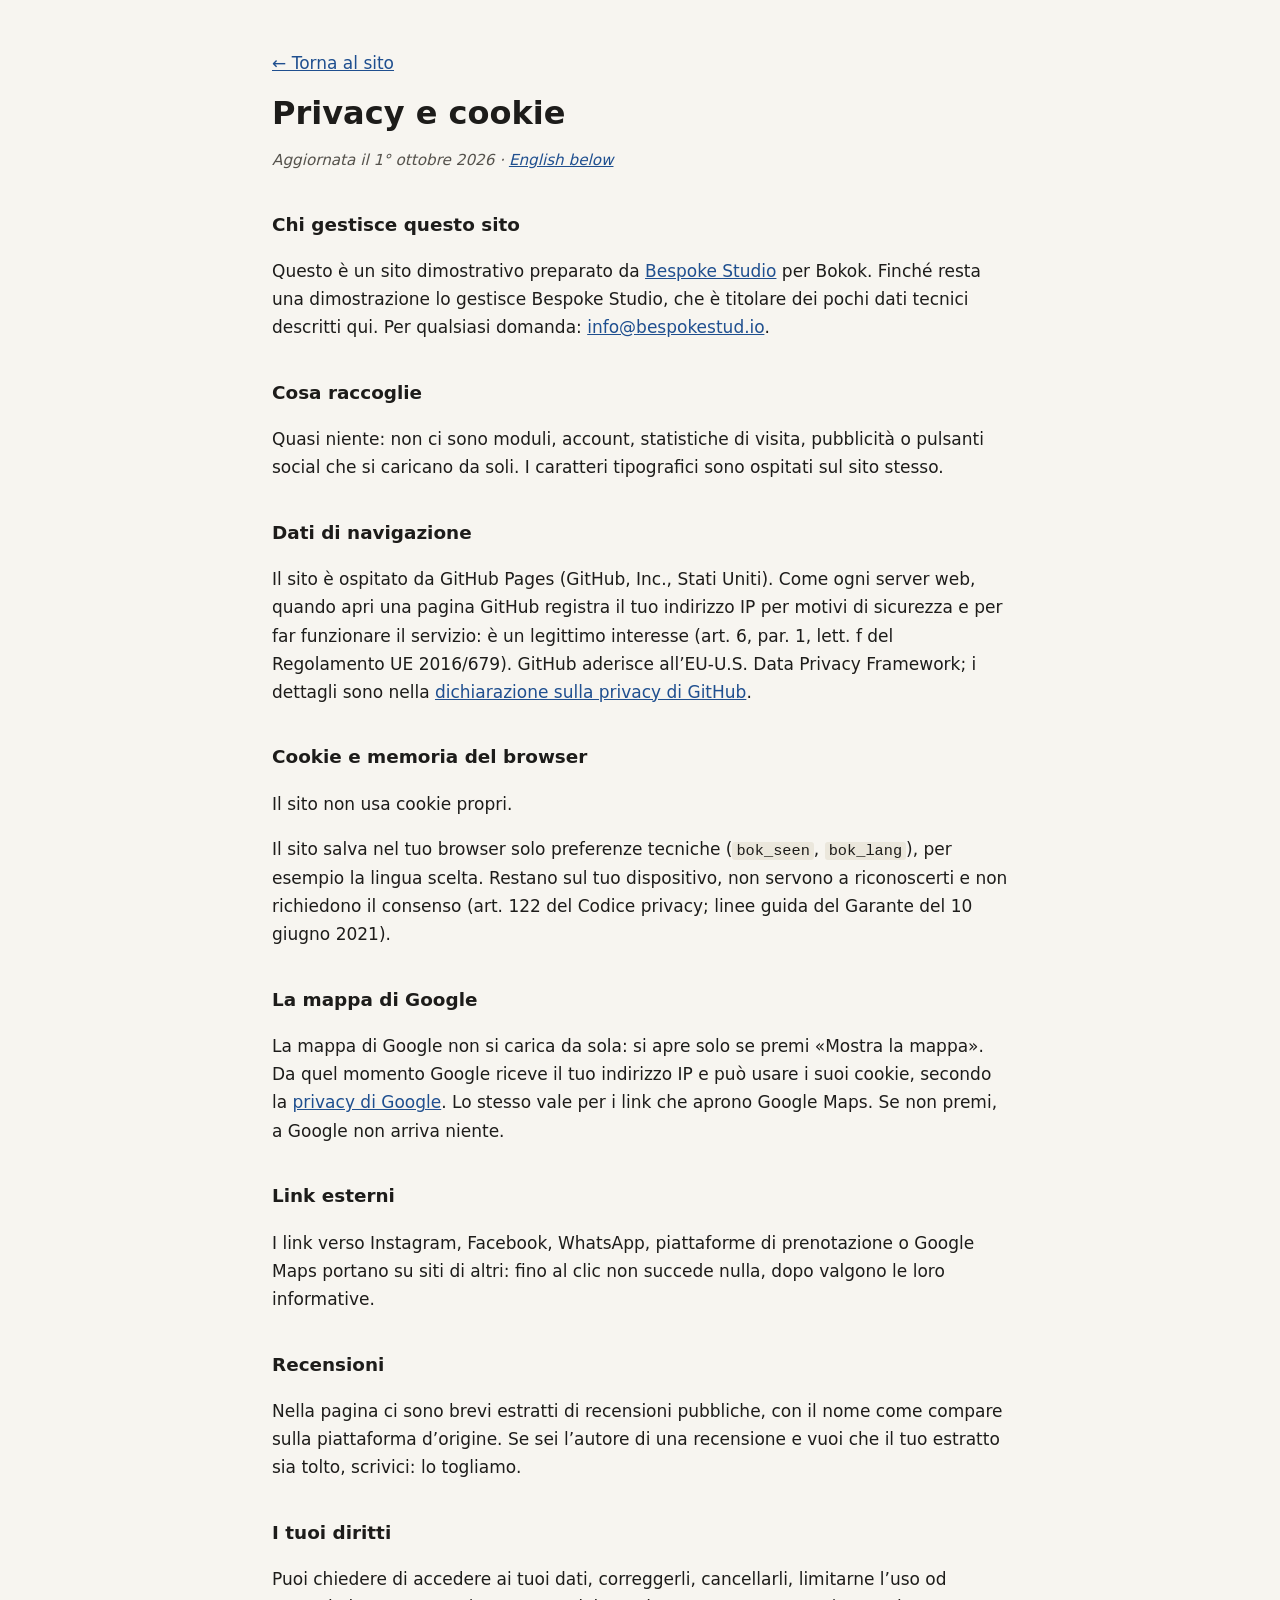
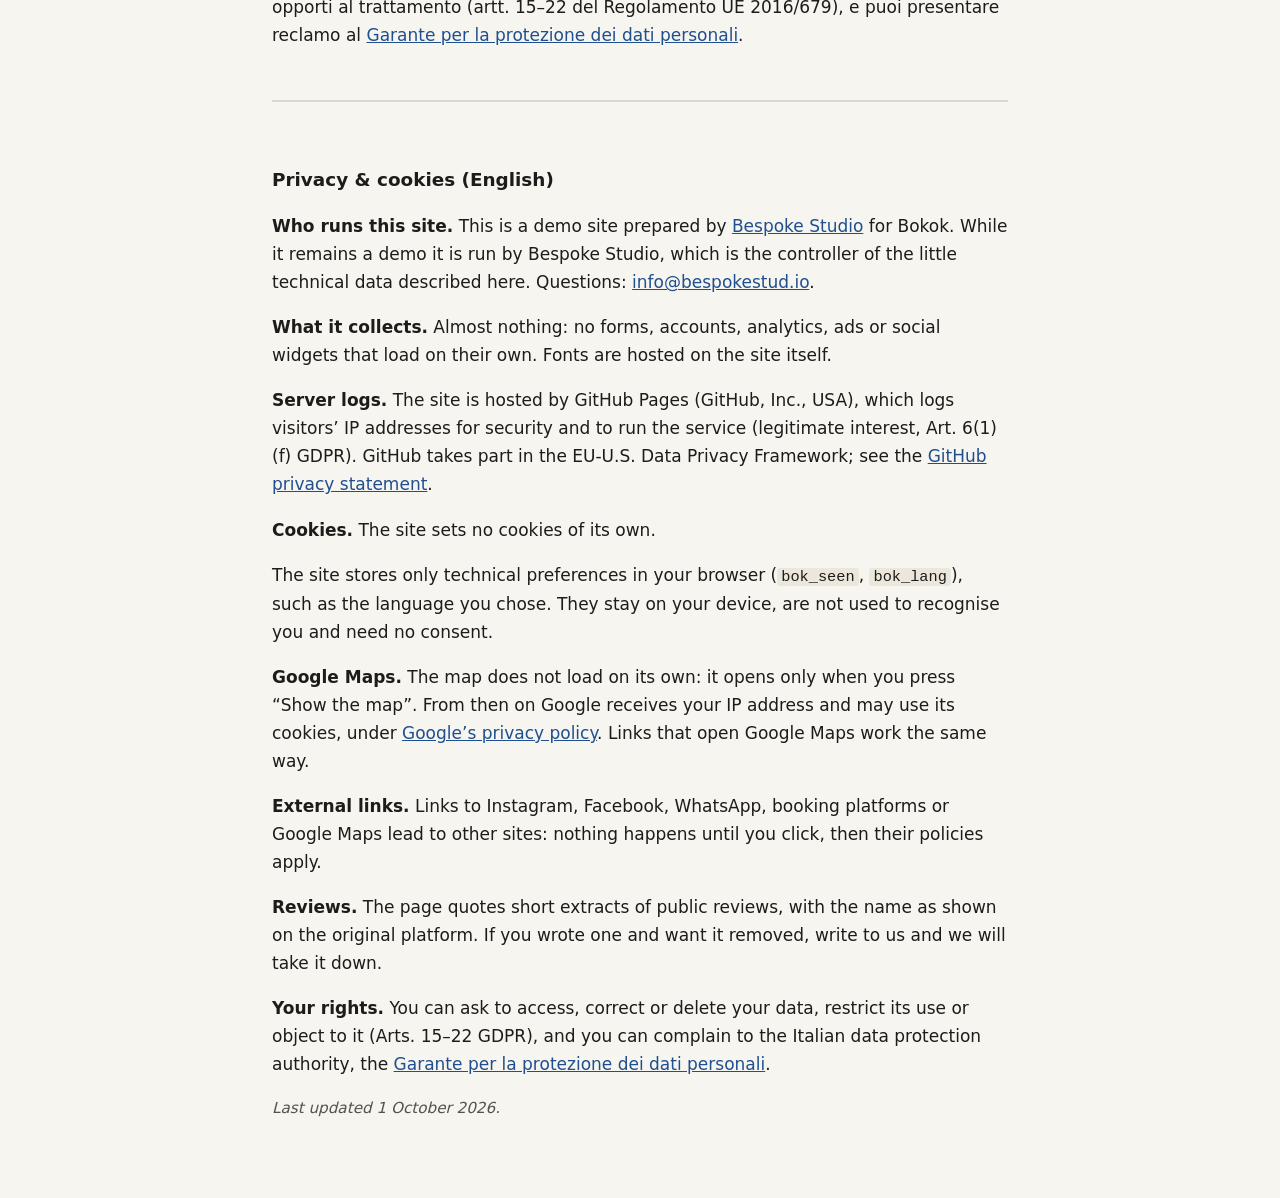
<file: privacy.html>
<!DOCTYPE html>
<html lang="it">
<head>
  <meta charset="UTF-8">
  <meta name="viewport" content="width=device-width, initial-scale=1.0">
  <meta name="robots" content="noindex">
  <title>Privacy e cookie · Bokok</title>
  <meta name="description" content="Informativa privacy e cookie del sito Bokok.">
  <style>
    body { margin: 0; background: #f7f5f0; color: #1d1c1a; font: 17px/1.65 system-ui, -apple-system, "Segoe UI", Roboto, sans-serif; }
    main { max-width: 46rem; margin: 0 auto; padding: 32px 20px 64px; }
    h1 { font-size: 2rem; line-height: 1.2; margin: 0.4em 0 0.2em; }
    h2 { font-size: 1.15rem; margin: 2em 0 0.4em; }
    a { color: #1f4f8f; }
    .data { color: #55524c; font-style: italic; font-size: 0.95rem; }
    .en { margin-top: 3em; padding-top: 1.5em; border-top: 2px solid #ddd8cc; }
    code { font-size: 0.9em; background: #ebe7dc; padding: 0 4px; border-radius: 3px; }
  </style>
</head>
<body>
<main>
  <p><a href="index.html">← Torna al sito</a></p>
  <h1>Privacy e cookie</h1>
  <p class="data">Aggiornata il 1° ottobre 2026 · <a href="#english" lang="en">English below</a></p>
  <h2>Chi gestisce questo sito</h2>
  <p>Questo è un sito dimostrativo preparato da <a href="https://bespokestud.io" rel="noopener">Bespoke Studio</a> per Bokok. Finché resta una dimostrazione lo gestisce Bespoke Studio, che è titolare dei pochi dati tecnici descritti qui. Per qualsiasi domanda: <a href="mailto:info@bespokestud.io">info@bespokestud.io</a>.</p>
  <h2>Cosa raccoglie</h2>
  <p>Quasi niente: non ci sono moduli, account, statistiche di visita, pubblicità o pulsanti social che si caricano da soli. I caratteri tipografici sono ospitati sul sito stesso.</p>
  <h2>Dati di navigazione</h2>
  <p>Il sito è ospitato da GitHub Pages (GitHub, Inc., Stati Uniti). Come ogni server web, quando apri una pagina GitHub registra il tuo indirizzo IP per motivi di sicurezza e per far funzionare il servizio: è un legittimo interesse (art. 6, par. 1, lett. f del Regolamento UE 2016/679). GitHub aderisce all’EU-U.S. Data Privacy Framework; i dettagli sono nella <a href="https://docs.github.com/site-policy/privacy-policies/github-general-privacy-statement" rel="noopener">dichiarazione sulla privacy di GitHub</a>.</p>
  
  <h2>Cookie e memoria del browser</h2>
  <p>Il sito non usa cookie propri.</p>
  <p>Il sito salva nel tuo browser solo preferenze tecniche (<code>bok_seen</code>, <code>bok_lang</code>), per esempio la lingua scelta. Restano sul tuo dispositivo, non servono a riconoscerti e non richiedono il consenso (art. 122 del Codice privacy; linee guida del Garante del 10 giugno 2021).</p>
  <h2>La mappa di Google</h2>
  <p>La mappa di Google non si carica da sola: si apre solo se premi «Mostra la mappa». Da quel momento Google riceve il tuo indirizzo IP e può usare i suoi cookie, secondo la <a href="https://policies.google.com/privacy?hl=it" rel="noopener">privacy di Google</a>. Lo stesso vale per i link che aprono Google Maps. Se non premi, a Google non arriva niente.</p>
  <h2>Link esterni</h2>
  <p>I link verso Instagram, Facebook, WhatsApp, piattaforme di prenotazione o Google Maps portano su siti di altri: fino al clic non succede nulla, dopo valgono le loro informative.</p>
  <h2>Recensioni</h2>
  <p>Nella pagina ci sono brevi estratti di recensioni pubbliche, con il nome come compare sulla piattaforma d’origine. Se sei l’autore di una recensione e vuoi che il tuo estratto sia tolto, scrivici: lo togliamo.</p>
  <h2>I tuoi diritti</h2>
  <p>Puoi chiedere di accedere ai tuoi dati, correggerli, cancellarli, limitarne l’uso od opporti al trattamento (artt. 15–22 del Regolamento UE 2016/679), e puoi presentare reclamo al <a href="https://www.garanteprivacy.it" rel="noopener">Garante per la protezione dei dati personali</a>.</p>
  <div class="en" id="english" lang="en">
    <h2>Privacy &amp; cookies (English)</h2>
    <p><strong>Who runs this site.</strong> This is a demo site prepared by <a href="https://bespokestud.io" rel="noopener">Bespoke Studio</a> for Bokok. While it remains a demo it is run by Bespoke Studio, which is the controller of the little technical data described here. Questions: <a href="mailto:info@bespokestud.io">info@bespokestud.io</a>.</p>
    <p><strong>What it collects.</strong> Almost nothing: no forms, accounts, analytics, ads or social widgets that load on their own. Fonts are hosted on the site itself.</p>
    <p><strong>Server logs.</strong> The site is hosted by GitHub Pages (GitHub, Inc., USA), which logs visitors’ IP addresses for security and to run the service (legitimate interest, Art. 6(1)(f) GDPR). GitHub takes part in the EU-U.S. Data Privacy Framework; see the <a href="https://docs.github.com/site-policy/privacy-policies/github-general-privacy-statement" rel="noopener">GitHub privacy statement</a>.</p>
    
    <p><strong>Cookies.</strong> The site sets no cookies of its own.</p>
    <p>The site stores only technical preferences in your browser (<code>bok_seen</code>, <code>bok_lang</code>), such as the language you chose. They stay on your device, are not used to recognise you and need no consent.</p>
    <p><strong>Google Maps.</strong> The map does not load on its own: it opens only when you press “Show the map”. From then on Google receives your IP address and may use its cookies, under <a href="https://policies.google.com/privacy?hl=en" rel="noopener">Google’s privacy policy</a>. Links that open Google Maps work the same way.</p>
    <p><strong>External links.</strong> Links to Instagram, Facebook, WhatsApp, booking platforms or Google Maps lead to other sites: nothing happens until you click, then their policies apply.</p>
    <p><strong>Reviews.</strong> The page quotes short extracts of public reviews, with the name as shown on the original platform. If you wrote one and want it removed, write to us and we will take it down.</p>
    <p><strong>Your rights.</strong> You can ask to access, correct or delete your data, restrict its use or object to it (Arts. 15–22 GDPR), and you can complain to the Italian data protection authority, the <a href="https://www.garanteprivacy.it" rel="noopener">Garante per la protezione dei dati personali</a>.</p>
    <p class="data">Last updated 1 October 2026.</p>
  </div>
</main>
</body>
</html>
</file>
